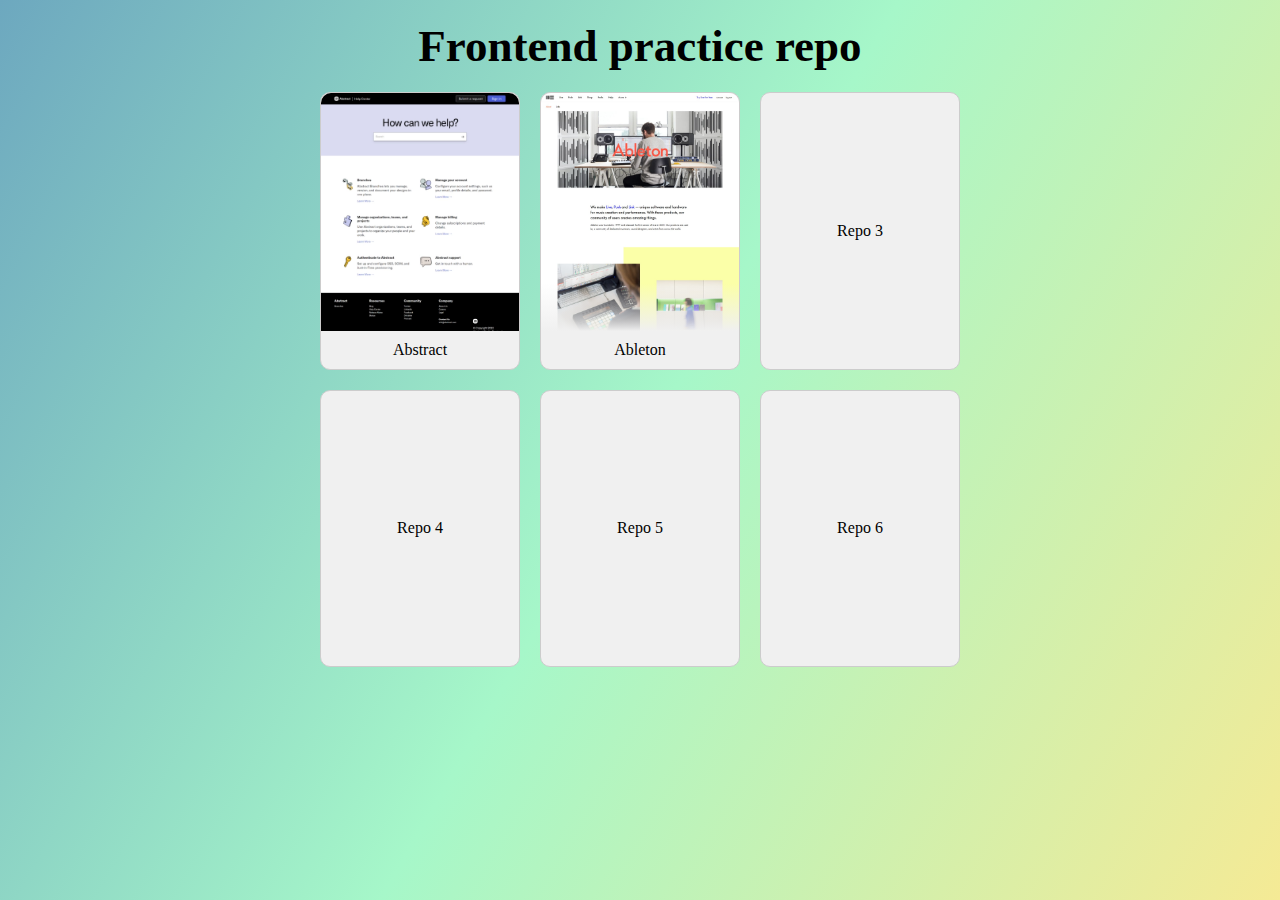
<file: index.html>
<!DOCTYPE html>
<html lang="en">
<head>
    <meta charset="UTF-8">
    <meta name="viewport" content="width=device-width, initial-scale=1.0">
    <title>Front Repo</title>
<link rel="stylesheet" href="./assets/css/main.css">
</head>
<body>
    <main>
        <h1>Frontend practice repo</h1>
        <div class="repo-list-container">
            <ul class="mosaic-3x2">
                <li class="mosaic-element abstract-element">
                    <img src="assets/img/abstract/C2-abstract.webp" alt="captura proyecto abstract">
                    <a href="pages/abstract/help.html">Abstract</a>
                </li>
                <li class="mosaic-element ableton-element">
                    <div class="ableton-image-container"></div>
                    <a href="pages/ableton/about.html">Ableton</a>
                </li>
                <li class="mosaic-element">Repo 3</li>
                <li class="mosaic-element">Repo 4</li>
                <li class="mosaic-element">Repo 5</li>
                <li class="mosaic-element">Repo 6</li>
            </ul>
        </div>
    </main>
</body>
</html>
</file>
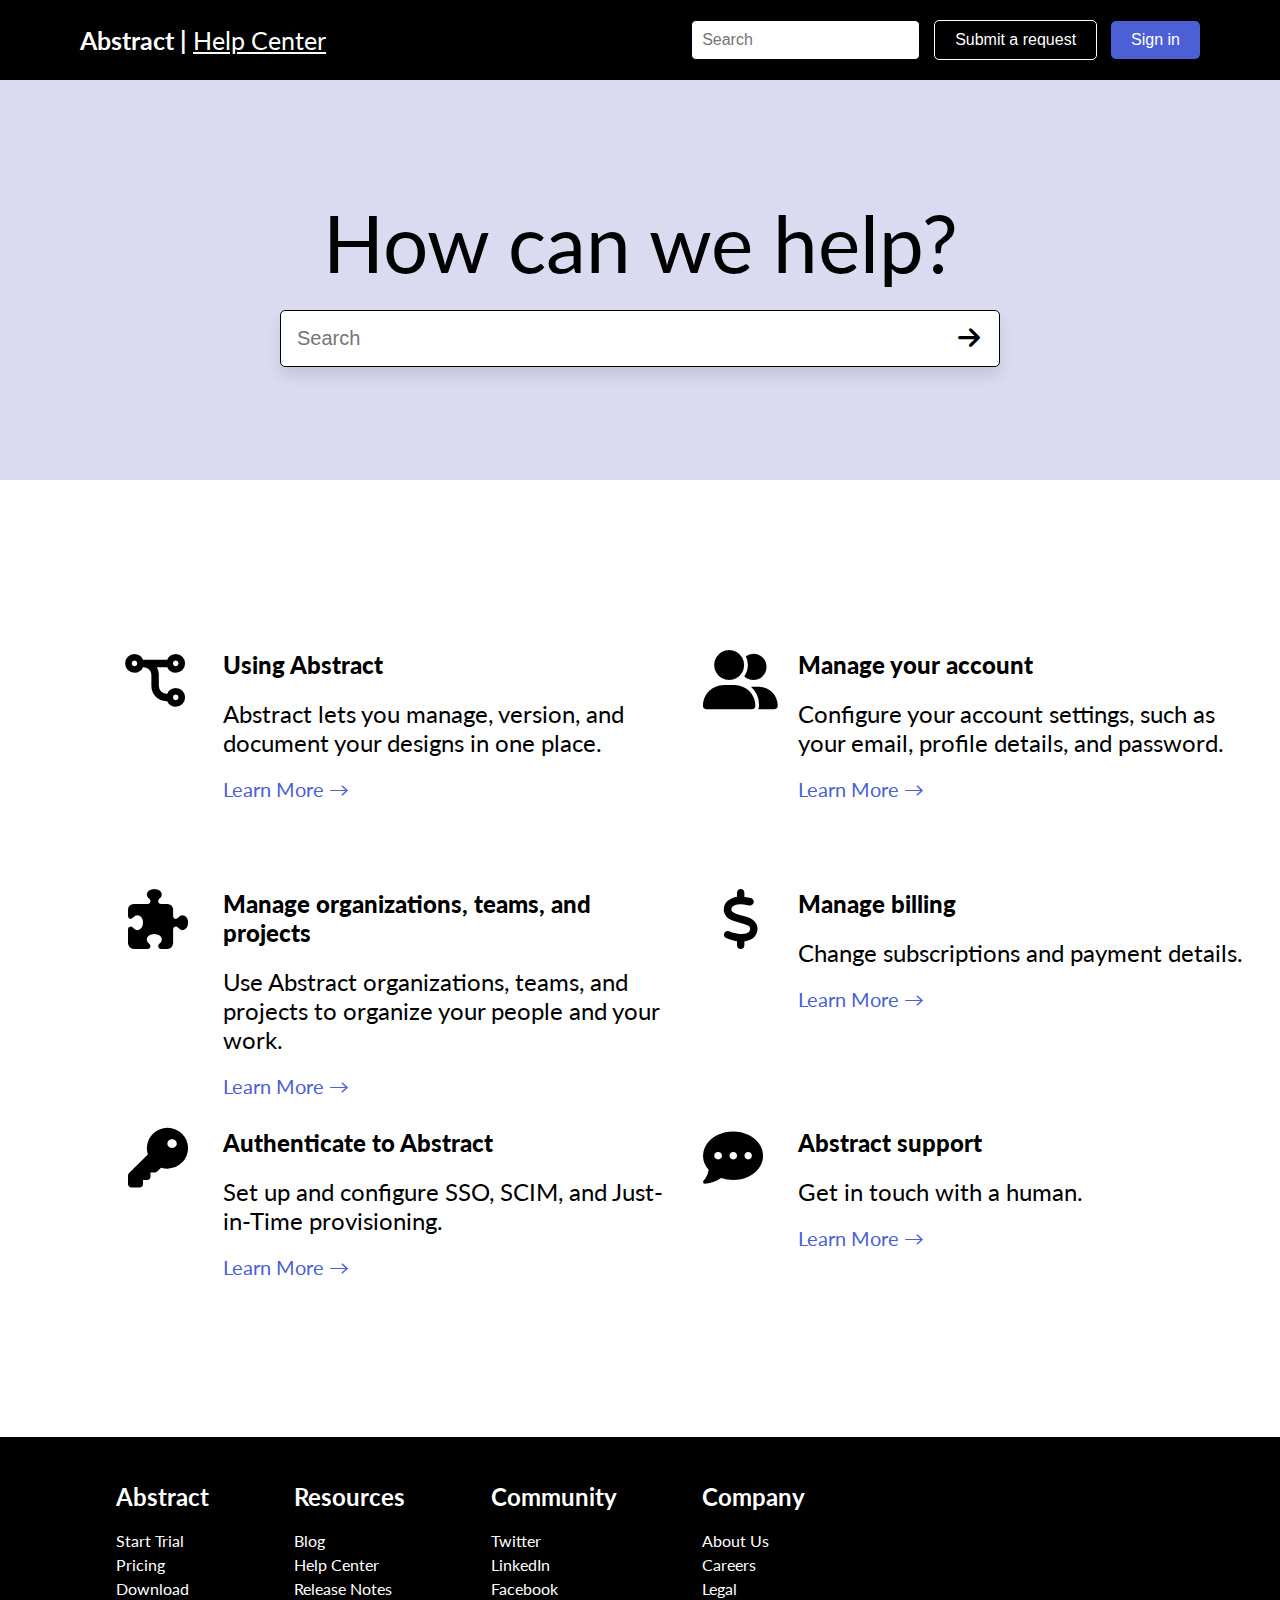
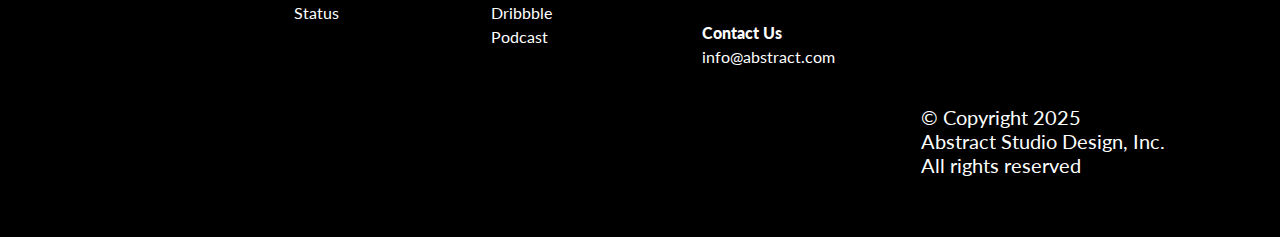
<file: pages/abstract/index.html>
<!DOCTYPE html>
<html lang="en">
<head>
    <meta charset="UTF-8">
    <meta name="viewport" content="width=device-width, initial-scale=1.0">
    <title>Abstract</title>
    <link
        rel="stylesheet"
        href="https://cdnjs.cloudflare.com/ajax/libs/font-awesome/6.4.0/css/all.min.css"
    />
    <link rel="stylesheet" href="../../assets/css/main.css">
    <link rel="stylesheet" href="../../assets/css/abstract.css">
</head>
<body>
    <header>
        <div class="title-container">
            <h2>Abstract | <span>Help Center</span></h2>
        </div>
        <div class="button-menu">
            <div class="input-search-container">
                <input type="search" name="help-searcher" id="help-searcher" placeholder="Search">
            </div>
            <button class="btn btn-secondary">Submit a request</button>
            <button class="btn btn-primary">Sign in</button>
        </div>
        <div class="responsive-button-menu">
            <div class="search-button-icon">
                <input type="checkbox" id="search-toggle" />
                <label for="search-toggle" class="button-search">
                    <i class="fas fa-search"></i>
                </label>
                <div class="header-search-responsive-input">
                    <input type="text" placeholder="Search" />
                </div>
            </div>
            <nav class="navbar">
                <input type="checkbox" id="menu-toggle" />
                <label for="menu-toggle" class="hamburger">
                    <span></span>
                    <span></span>
                    <span></span>
                </label>

                <ul class="menu">
                    <li><button class="btn btn-secondary">Submit a request</button></li>
                    <li><hr></li>
                    <li><button class="btn btn-primary">Sign in</button></li>
                </ul>
            </nav>
        </div>
    </header>
    <main class="abstract-container">
        <div class="hero">
            <h2>How can we help?</h2>
            <form action="">
                <div class="input-search-container">
                    <input type="search" name="help-searcher" id="help-searcher" placeholder="Search" list="lista-ayuda">
                    <i class="fas fa-arrow-right icon"></i>
                    <datalist id="lista-ayuda">
                        <option value="How to use Abstract?"></option>
                        <option value="How to manage my account?"></option>
                        <option value="How to manage organizations, teams, and projects?"></option>
                        <option value="How to manage billing?"></option>
                        <option value="How to authenticate to Abstract?"></option>
                        <option value="How to contact Abstract support?"></option>
                </div>
            </form>
        </div>
        <div class="main-themes-container">
            <div class="main-theme using-abstract">
                <div class="icon-container">
                    <i class="fa-solid fa-code-branch"></i>
                </div>
                <div class="info-container">
                    <div class="title">Using Abstract</div>
                    <div class="description">Abstract lets you manage, version, and document your designs in one place.</div>
                    <div class="learn-more">Learn More →</div>
                </div>
            </div>
            <div class="main-theme manage-account">
                <div class="icon-container">
                    <i class="fa-solid fa-user-group"></i>
                </div>
                <div class="info-container">
                    <div class="title">
                        Manage your account
                    </div>
                    <div class="description">Configure your account settings, such as your email, profile details, and password.</div>
                    <div class="learn-more">Learn More →</div>
                </div>
            </div>
            <div class="main-theme manage-organizations">
                <div class="icon-container">
                    <i class="fa-solid fa-puzzle-piece"></i>
                </div>
                <div class="info-container">
                    <div class="title">Manage organizations, teams, and projects</div>
                    <div class="description">Use Abstract organizations, teams, and projects to organize your people and your work.</div>
                    <div class="learn-more">Learn More →</div>
                </div>
            </div>
            <div class="main-theme manage-billing">
                <div class="icon-container">
                    <i class="fa-solid fa-dollar-sign"></i>
                </div>
                <div class="info-container">
                    <div class="title">Manage billing</div>
                    <div class="description">Change subscriptions and payment details.</div>
                    <div class="learn-more">Learn More →</div>
                </div>
            </div>
            <div class="main-theme authenticate-abstract">
                <div class="icon-container">
                    <i class="fa-solid fa-key"></i>
                </div>
                <div class="info-container">
                    <div class="title">Authenticate to Abstract</div>
                    <div class="description">Set up and configure SSO, SCIM, and Just-in-Time provisioning.</div>
                    <div class="learn-more">Learn More →</div>
                </div>
            </div>
            <div class="main-theme abstract-support">
                <div class="icon-container">
                    <i class="fa-solid fa-comment-dots"></i>
                </div>
                <div class="info-container">
                    <div class="title">Abstract support</div>
                    <div class="description">Get in touch with a human.</div>
                    <div class="learn-more">Learn More →</div>
                </div>
            </div>
        </div>
    </main>
    <footer>
        <div class="abstract-links">
            <h6>Abstract</h6>
            <ul>
                <li><a href="">Start Trial</a></li>
                <li><a href="">Pricing</a></li>
                <li><a href="">Download</a></li>
            </ul>
            
            
            
        </div>
        <div class="resources-links">
            <h6>Resources</h6>
            <ul>
                <li><a href="">Blog</a></li>
                <li><a href="">Help Center</a></li>
                <li><a href="">Release Notes</a></li>
                <li><a href="">Status</a></li>
            </ul>
        </div>
        <div class="community-links">
            <h6>Community</h6>
            <ul>
                <li><a href="">Twitter</a></li>
                <li><a href="">LinkedIn</a></li>
                <li><a href="">Facebook</a></li>
                <li><a href="">Dribbble</a></li>
                <li><a href="">Podcast</a></li>
            </ul>
        </div>
        <div class="company-links">
            <h6>Company</h6>
            <ul>
                <li><a href="">About Us</a></li>
                <li><a href="">Careers</a></li>
                <li><a href="">Legal</a></li>
            </ul>
            <div class="contact-container">
                <p>Contact Us</p>
                <a href="mailto:info@abstract.com">info@abstract.com</a>
            </div>
        </div>
        <div class="copyright-section">
            <div class="copyright-text">
                <p>
                    © Copyright 2025 <br>
                    Abstract Studio Design, Inc. <br>
                    All rights reserved
                </p>
            </div>
        </div>
    </footer>
</body>
</html>
</file>
<file: assets/css/main.css>
html {
    height: 100%;
    box-sizing: border-box;
    font-size: 62.5% /* 1rem = 10px */
}

*,
*:before,
*:after {
    box-sizing: inherit;
}

body {
    margin: 0;
    width: 100%;
    background: #6da8bf;
    background: linear-gradient(120deg, rgba(109, 168, 191, 1) 0%, rgba(166, 247, 201, 1) 50%, rgba(245, 234, 149, 1) 100%);
    max-width: 100%;
    min-height: 100%;
}

main {
    display: flex;
    flex-direction: column;
    justify-content: center;
    align-items: center;
    font-size: 1.6rem;
    gap: 2rem;
    height: 100%;
    padding: 2rem;
}

h1 {
    font-size: 4.5rem;
    margin: 0;
}

h2 {
    font-size: 4rem;
    margin: 0;
}

h3 {
    font-size: 3.5rem;
    margin: 0;
}

h4 {
    font-size: 3rem;
    margin: 0;
}

h5 {
    font-size: 2.5rem;
    margin: 0;
}

h6 {
    font-size: 2rem;
    margin: 0;
}

p {
    font-size: 1.6rem;
    margin: 0;
}

ul{
    list-style: none;
    padding: 0;
    margin: 0;
}

a {
    text-decoration: none;
    color: inherit;
}

.mosaic-3x2 {
    display: grid;
    grid-template-columns: repeat(3, 1fr);
    grid-template-rows: repeat(2, 1fr);
    gap: 2rem;
}

.mosaic-element {
    background-color: #f0f0f0;
    max-width: 20rem;
    max-height: 36rem;
    border-radius: 1rem;
    display: flex;
    flex-direction: column;
    justify-content: center;
    align-items: center;
    border: 1px solid #cccccc;
}

.abstract-element img {
    max-width: 100%;
    max-height: 100%;
    margin: 0 0 1rem 0;
    border-radius: 1rem 1rem 0 0;
}

.abstract-element a, .ableton-element a {
    margin: 0 0 1rem 0;
}

.ableton-element {
    gap: 1rem;
}

.ableton-image-container {
    width: 100%;
    height: 100%;
    justify-content: end;
    background-image:
        linear-gradient(to bottom, rgba(0, 0, 0, 0) 80%, rgb(240, 240, 240)),
        url('../img/ableton/C1-Ableton.jpg');
    background-size: cover;
    background-position: top;
    background-repeat: no-repeat;
    border-radius: 1rem 1rem 0 0;
}
</file>
<file: assets/css/abstract.css>
@import url('https://fonts.googleapis.com/css2?family=Lato:ital,wght@0,300;0,400;0,700;0,900;1,300;1,400;1,700;1,900&display=swap');

:root {
    --primary-color: #4C5FD5;
    --secondary-color: #dadbf1;
    --header-footer-bg-color: #000000;
    --background-color: #fff;
    --text-color: #000000;
    --header-footer-text-color: #fff;
}

body {
    font-family: 'Lato', sans-serif;
    background: #fff;
}
main {
    margin: 0;
    padding: 0;
}

header, footer {
    position: relative;
    display: flex;
    justify-content: space-between;
    align-items: center;
    background-color: var(--header-footer-bg-color);
    color: var(--header-footer-text-color);
    padding: 2rem 8rem;
    text-align: center;
    font-size: 1.6rem;
}

footer {
    justify-content: space-evenly;
    min-height: 40rem;
    text-align: left;
    line-height: 2.4rem;
    padding: 0 3rem 6rem;
}

header h2 {
    font-size: 2.5rem;
}
header h2 span {
    font-weight: 400;
    text-decoration: underline;
}

.title-container:hover {
    cursor: pointer;
}

.btn-primary {
    background-color: var(--primary-color);
    color: var(--header-footer-text-color);
    padding: 1rem 2rem;
    border: none;
    border-radius: 5px;
    cursor: pointer;
    font-size: 1.6rem;
}
.btn-secondary {
    background-color: transparent;
    color: var(--header-footer-text-color);
    padding: 1rem 2rem;
    margin: 0 1rem;
    border: 1px solid var(--header-footer-text-color);
    border-radius: 5px;
    cursor: pointer;
    font-size: 1.6rem;
}

footer h6 {
    font-size: 2.4rem;
    margin: 4.8rem 0 2rem;
}
footer div {
    align-self: flex-start;
}
footer div a:hover {
    text-decoration: underline;
    cursor: pointer;
}

.contact-container {
    margin: 2rem 0 0;
}
.contact-container p {
    font-weight: 900;
}

.copyright-section {
    align-self: flex-end;
}
.copyright-text {
    max-width: 30rem;
}
.copyright-text p {
    font-size: 2rem;
    margin-top: 1rem;
}

.hero {
    width: 100%;
    min-height: 40rem;
    display: flex;
    flex-direction: column;
    justify-content: center;
    align-items: center;
    gap: 2rem;
    background-color: var(--secondary-color);
}
.hero h2 {
    font-size: 8rem;
    font-weight: 400;
}
.hero form {
    width: 80%;
    max-width: 72rem;
}
.input-search-container {
    position: relative;
    display: inline-block;
    width: 100%;
}
header .input-search-container {
    width: auto;
}
.input-search-container input {
    width: 100%;
    padding: 1.6rem 3.6rem 1.6rem 1.6rem;
    font-size: 2rem;
    border: 1px solid var(--text-color);
    border-radius: 0.5rem;
    box-shadow: 0 9px 14px 0 rgba(0, 0, 0, 0.1);
}
header .input-search-container input{
    padding: 1rem;
    font-size: 1.6rem;
}
.input-search-container .icon {
    position: absolute;
    right: 20px;
    top: 50%;
    transform: translateY(-50%);
    pointer-events: none;
    color: var(--text-color);
    font-size: 2.5rem;
}

.responsive-button-menu {
    display: none;
}

.main-themes-container {
    display: grid;
    grid-template-columns: repeat(2, 1fr);
    grid-template-rows: repeat(3, 1fr);
    grid-column-gap: 3rem;
    grid-row-gap: 3rem;
    width: 80%;
    margin: 15rem 0 10rem;
}

.main-theme {
    display: flex;
    justify-content: start;
    align-items: start;
    gap: 2rem;
    width: 100%;
}
.main-theme .icon-container {
    width: 7.5rem;
    height: 100%;
}
.main-theme i {
    font-size: 6rem;
}
.main-theme .info-container {
    width: 45rem;
    height: 100%;
}

.using-abstract {
    grid-area: 1 / 1 / 2 / 2;
}
.using-abstract .icon-container i{
    transform: rotate(90deg);
}

.manage-account {
    grid-area: 1 / 2 / 2 / 3;
}

.manage-organizations {
    grid-area: 2 / 1 / 3 / 2;
}

.manage-billing {
    grid-area: 2 / 2 / 3 / 3;
}
.manage-billing .icon-container {
    display: flex;
    justify-content: center;
}

.authenticate-abstract {
    grid-area: 3 / 1 / 4 / 2;
}

.abstract-support {
    grid-area: 3 / 2 / 4 / 3;
}

.title {
    font-size: 2.4rem;
    font-weight: 900;
}
.description {
    font-size: 2.4rem;
    font-weight: 400;
    margin: 2rem 0;
}
.learn-more {
    font-size: 2rem;
    font-weight: 400;
    color: var(--primary-color);
    text-decoration: none;
}
.learn-more:hover {
    text-decoration: underline;
    cursor: pointer;
}

@media (1250px >= width) {
    .main-themes-container {
        display: grid;
        grid-template-columns: 1fr;
        grid-template-rows: repeat(6, 1fr);
        grid-column-gap: 0;
        grid-row-gap: 3rem;
    }

    .using-abstract {
        grid-area: 1 / 1 / 2 / 2;
    }

    .manage-account {
        grid-area: 2 / 1 / 3 / 2;
    }

    .manage-organizations {
        grid-area: 3 / 1 / 4 / 2;
    }

    .manage-billing {
        grid-area: 4 / 1 / 5 / 3;
        margin: 3rem 0 0;
    }
    .manage-billing .icon-container {
        display: flex;
        justify-content: start;
        padding: 0 0 0 1rem;
    }

    .authenticate-abstract {
        grid-area: 5 / 1 / 6 / 2;
    }

    .abstract-support {
        grid-area: 6 / 1 / 7 / 3;
    }
    
    .main-theme {
        justify-content: center;
    }
}

@media (1080px > width) {
    .button-menu {
        display: none;
    }

    .responsive-button-menu {
        display: flex;
        justify-content: center;
        align-items: center;
        gap: 2rem;
    }

    #search-toggle {
        display: none;
    }

    .button-search {
        cursor: pointer;
    }

    .search-button-icon i {
        font-size: 2.5rem;
    }

    .header-search-responsive-input {
        display: none;
        position: absolute;
        gap: 2rem;
        top: 8.5rem;
        right: 0;
        width: 100%;
        height: 8.5rem;
        background-color: var(--background-color);
    }

    .header-search-responsive-input input { 
        width: 60%;
    }

    #search-toggle:checked+.button-search+.header-search-responsive-input {
        display: flex;
        justify-content: center;
        align-items: center;
    }

    .navbar {
        width: 4.5rem;
        padding: 1rem;
        background: transparent;
    }

    #menu-toggle {
        display: none;
    }

    .hamburger {
        font-size: 3rem;
        color: white;
        cursor: pointer;
        display: block;
    }

    .menu {
        display: none;
        flex-direction: column;
        position: absolute;
        top: 8.5rem;
        left: 0;
        background: var(--header-footer-bg-color);
        width: 100%;
        padding: 1rem 0;
    }

    .hamburger span {
        display: block;
        height: 0.2rem;
        background: white;
        margin: 5px 0;
        border-radius: 2px;
        transition: 0.3s ease;
    }

    #menu-toggle:checked+.hamburger+.menu {
        display: flex;
        justify-content: center;
        align-items: center;
    }

    #menu-toggle:checked+.hamburger span:nth-child(1) {
        transform: rotate(45deg) translate(5px, 5px);
    }

    #menu-toggle:checked+.hamburger span:nth-child(2) {
        opacity: 0;
    }

    #menu-toggle:checked+.hamburger span:nth-child(3) {
        transform: rotate(-45deg) translate(5px, -5px);
    }

    .menu li {
        text-align: center;
        margin: 0.5rem 0;
        width: 32rem;
    }

    .menu li a {
        color: white;
        text-decoration: none;
    }

    .hero h2 {
        font-size: 7rem;
    }

    .hero form {
        max-width: 60rem;
    }

    .input-search-container input {
        padding: 1.2rem 3rem 1.2rem 1.2rem;
        font-size: 1.5rem;
    }
    .input-search-container .icon {
        font-size: 2rem;
    }

    footer {
        justify-content: space-evenly;
        flex-wrap: wrap;
        gap: 3rem;
    }
    .copyright-section {
        width: 100%;
        display: flex;
        justify-content: right;
    }
}

@media (720px >= width) {
    header {
        padding: 2rem 5rem;
    }

    header .title-container h2 {
        font-size: 2rem;
    }

    .hero h2 {
        font-size: 5.8rem;
    }

    .hero form {
        max-width: 50rem;
    }

    .main-theme .icon-container {
        width: 25%;
    }

    .main-theme .info-container{
        width: 60%;
    }

    footer div {
        width: 45%;
    }
}
</file>
